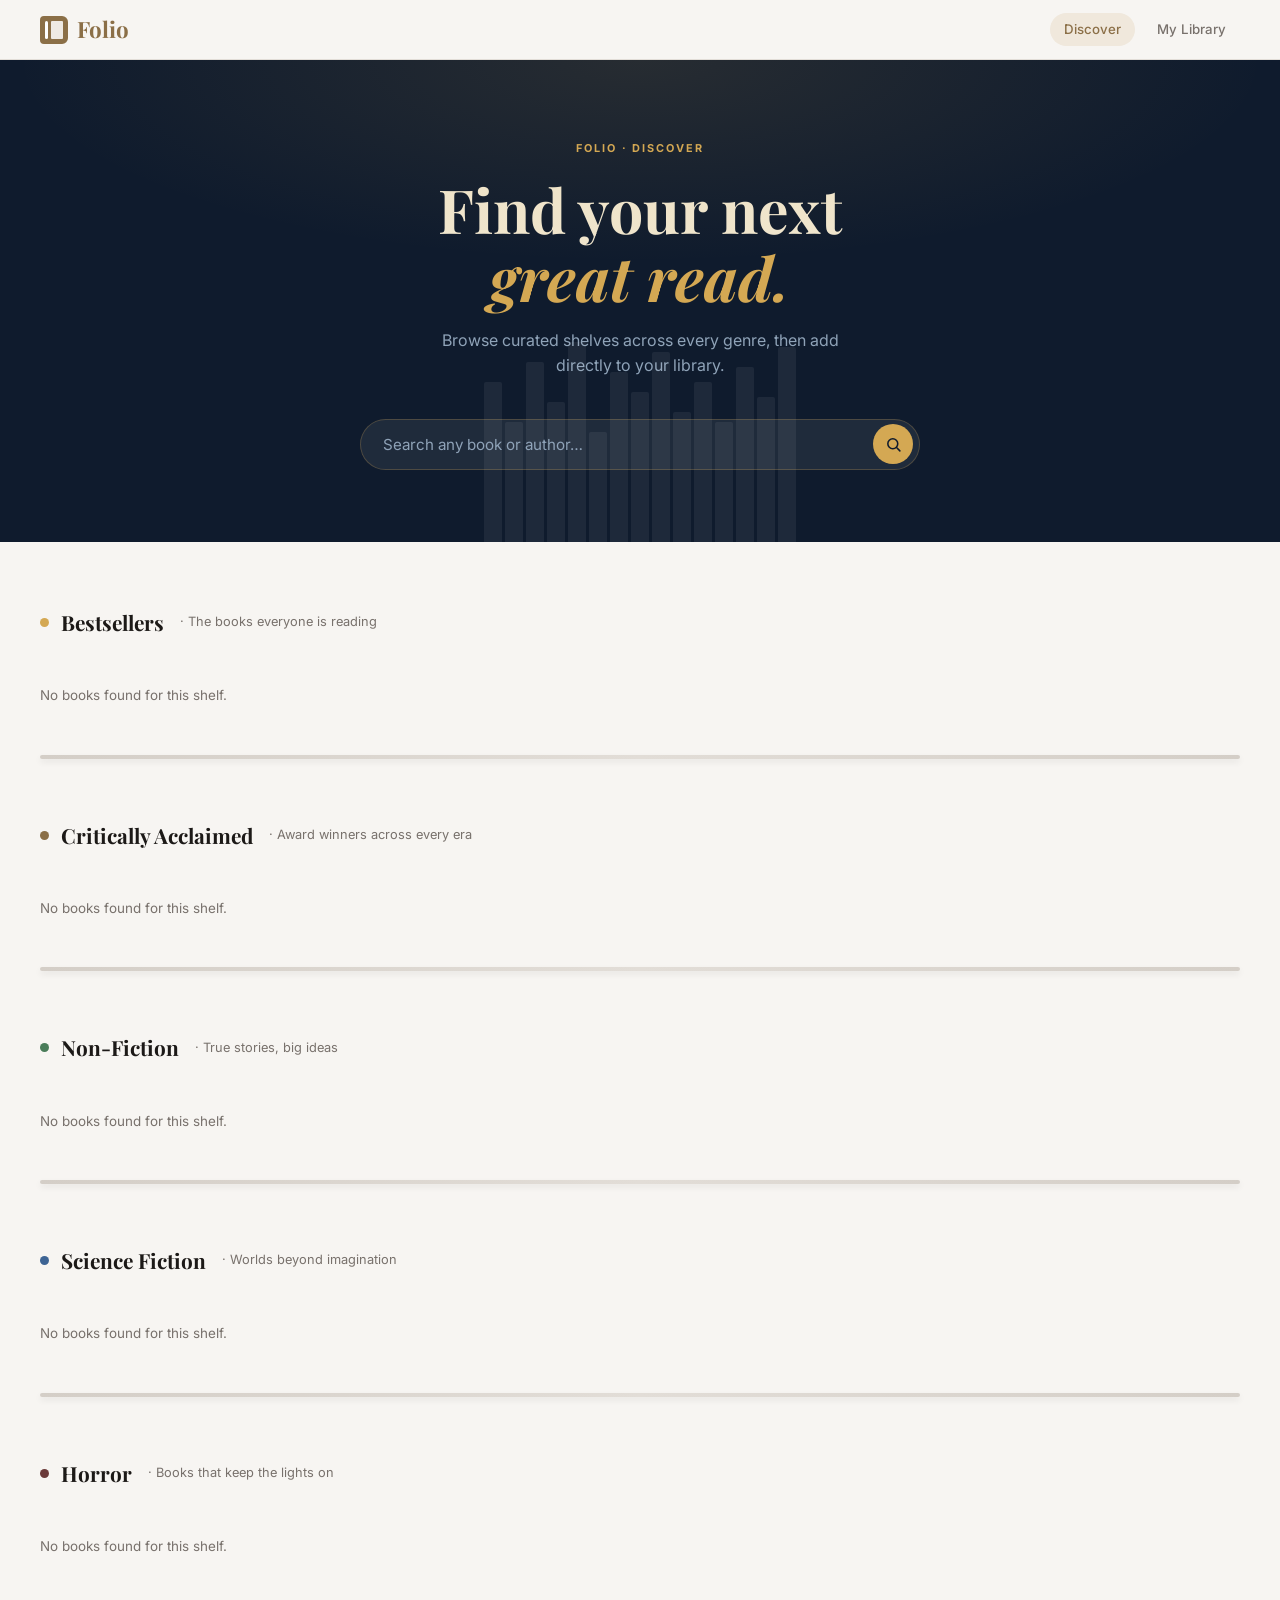
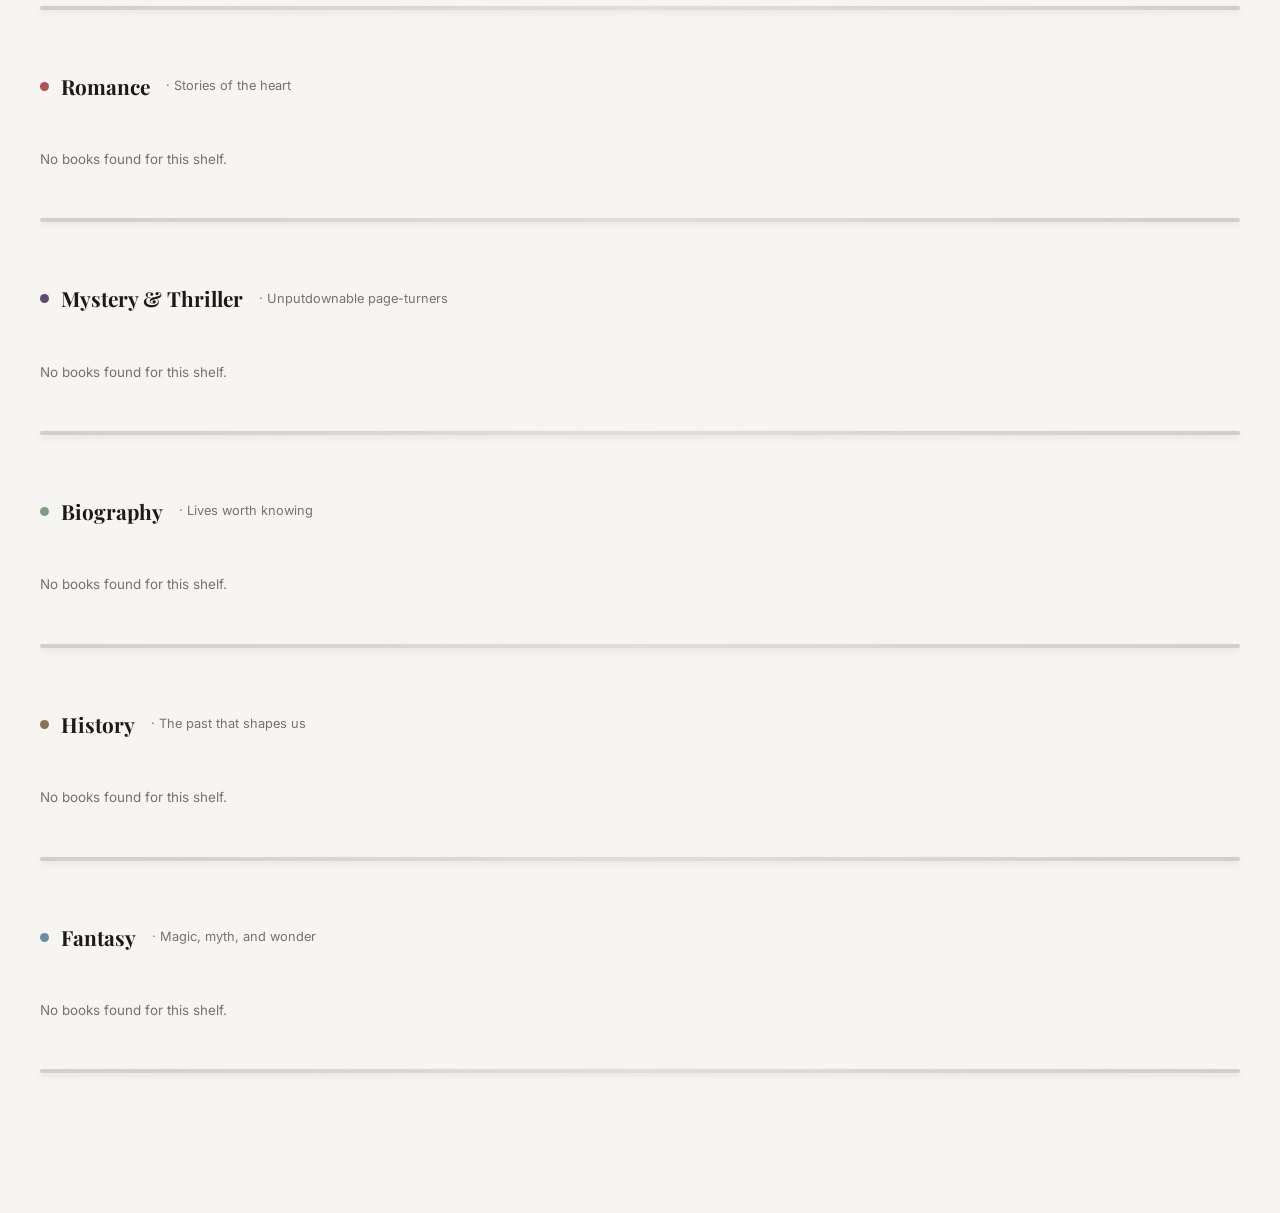
<file: index.html>
<!DOCTYPE html>
<html lang="en">
<head>
  <meta charset="UTF-8" />
  <meta name="viewport" content="width=device-width, initial-scale=1.0" />
  <title>Folio — Discover Books</title>
  <link rel="preconnect" href="https://fonts.googleapis.com" />
  <link rel="preconnect" href="https://fonts.gstatic.com" crossorigin />
  <link href="https://fonts.googleapis.com/css2?family=Playfair+Display:ital,wght@0,400;0,600;0,700;1,400;1,600&family=Inter:wght@300;400;500;600&display=swap" rel="stylesheet" />
  <style>
    *, *::before, *::after { box-sizing: border-box; margin: 0; padding: 0; }

    :root {
      --bg:          #F7F5F2;
      --white:       #FFFFFF;
      --border:      #E2DDD7;
      --border-mid:  #D4CEC7;
      --text:        #1C1917;
      --text-mid:    #44403C;
      --text-muted:  #78716C;
      --accent:      #8B6F47;
      --accent-dark: #6D5538;
      --accent-light:#F0E8DC;
      --navy:        #0F1B2D;
      --navy-mid:    #162438;
      --navy-soft:   #1E3350;
      --gold:        #D4A853;
      --shadow:      0 4px 24px rgba(0,0,0,0.08);
      --shadow-lg:   0 12px 48px rgba(0,0,0,0.16);
      --radius:      12px;
      --t:           0.22s cubic-bezier(0.4,0,0.2,1);
    }

    html { scroll-behavior: smooth; }
    body {
      background: var(--bg);
      color: var(--text);
      font-family: 'Inter', sans-serif;
      font-size: 15px;
      line-height: 1.6;
      overflow-x: hidden;
    }

    /* ── NAV ─────────────────────────────── */
    nav {
      position: sticky;
      top: 0;
      z-index: 100;
      height: 60px;
      background: rgba(247,245,242,0.94);
      backdrop-filter: blur(18px);
      border-bottom: 1px solid var(--border);
      display: flex;
      align-items: center;
      justify-content: space-between;
      padding: 0 40px;
    }
    .nav-logo {
      font-family: 'Playfair Display', serif;
      font-size: 1.4rem;
      font-weight: 700;
      color: var(--accent);
      display: flex;
      align-items: center;
      gap: 9px;
      text-decoration: none;
      cursor: pointer;
    }
    .nav-logo-icon {
      width: 28px; height: 28px;
      background: var(--accent);
      border-radius: 4px 6px 6px 4px;
      position: relative;
      flex-shrink: 0;
    }
    .nav-logo-icon::after {
      content: '';
      position: absolute;
      left: 5px; top: 5px; bottom: 5px;
      width: 3px; background: #fff; border-radius: 2px;
    }
    .nav-logo-icon::before {
      content: '';
      position: absolute;
      right: 5px; top: 5px; bottom: 5px;
      width: 12px; background: #fff; border-radius: 1px; opacity: 0.85;
    }
    .nav-links {
      display: flex;
      align-items: center;
      gap: 8px;
    }
    .nav-link {
      font-size: 0.83rem;
      font-weight: 500;
      color: var(--text-muted);
      text-decoration: none;
      padding: 6px 14px;
      border-radius: 50px;
      transition: color var(--t), background var(--t);
    }
    .nav-link:hover { color: var(--text); background: rgba(0,0,0,0.04); }
    .nav-link.active { color: var(--accent); background: var(--accent-light); }
    .nav-cta {
      padding: 7px 18px;
      border-radius: 50px;
      background: var(--accent);
      color: #fff;
      font-size: 0.82rem;
      font-weight: 600;
      text-decoration: none;
      transition: background var(--t), transform var(--t);
    }
    .nav-cta:hover { background: var(--accent-dark); transform: translateY(-1px); }

    /* ── HERO ─────────────────────────────── */
    .hero {
      background: var(--navy);
      padding: 80px 40px 72px;
      position: relative;
      overflow: visible;
      text-align: center;
    }
    .hero::before {
      content: '';
      position: absolute;
      inset: 0;
      background: radial-gradient(ellipse 70% 60% at 50% 0%, rgba(212,168,83,0.12) 0%, transparent 70%);
      pointer-events: none;
      overflow: hidden;
    }
    /* Decorative faint book spines in hero */
    .hero-spines {
      position: absolute;
      bottom: 0;
      left: 50%;
      transform: translateX(-50%);
      display: flex;
      gap: 3px;
      align-items: flex-end;
      opacity: 0.06;
      pointer-events: none;
    }
    .hero-spine {
      width: 18px;
      border-radius: 2px 2px 0 0;
      background: #fff;
    }
    .hero-eyebrow {
      font-size: 0.68rem;
      font-weight: 700;
      letter-spacing: 0.18em;
      text-transform: uppercase;
      color: var(--gold);
      margin-bottom: 18px;
    }
    .hero h1 {
      font-family: 'Playfair Display', serif;
      font-size: clamp(2.2rem, 5vw, 3.8rem);
      font-weight: 700;
      line-height: 1.12;
      color: #F0E6CE;
      margin-bottom: 16px;
      max-width: 700px;
      margin-left: auto;
      margin-right: auto;
    }
    .hero h1 em { font-style: italic; color: var(--gold); }
    .hero-sub {
      font-size: 1rem;
      color: #8FA3B8;
      max-width: 420px;
      margin: 0 auto 40px;
    }
    .hero-search-wrap {
      position: relative;
      max-width: 560px;
      margin: 0 auto;
      z-index: 400;
    }
    .hero-search-wrap input {
      width: 100%;
      padding: 15px 58px 15px 22px;
      border-radius: 50px;
      border: 1.5px solid rgba(212,168,83,0.25);
      background: rgba(255,255,255,0.07);
      color: #F0E6CE;
      font-family: 'Inter', sans-serif;
      font-size: 0.95rem;
      outline: none;
      transition: border-color var(--t), background var(--t), box-shadow var(--t);
    }
    .hero-search-wrap input::placeholder { color: #8FA3B8; }
    .hero-search-wrap input:focus {
      border-color: var(--gold);
      background: rgba(255,255,255,0.1);
      box-shadow: 0 0 0 3px rgba(212,168,83,0.15);
    }
    .hero-search-btn {
      position: absolute;
      right: 7px; top: 50%;
      transform: translateY(-50%);
      width: 40px; height: 40px;
      border-radius: 50%;
      background: var(--gold);
      border: none; cursor: pointer;
      display: flex; align-items: center; justify-content: center;
      color: var(--navy);
      transition: background var(--t), transform var(--t);
    }
    .hero-search-btn:hover { background: #c49a45; transform: translateY(-50%) scale(1.08); }
    .hero-search-btn svg { width: 17px; height: 17px; }
    .hero-search-results {
      position: absolute;
      top: calc(100% + 8px);
      left: 0; right: 0;
      background: var(--white);
      border: 1px solid var(--border);
      border-radius: var(--radius);
      box-shadow: var(--shadow-lg);
      z-index: 200;
      overflow: hidden;
      max-height: 420px;
      overflow-y: auto;
      display: none;
      animation: dropIn 0.18s ease;
      text-align: left;
    }
    .hero-search-results.open { display: block; }
    @keyframes dropIn {
      from { opacity:0; transform:translateY(-6px); }
      to   { opacity:1; transform:translateY(0); }
    }

    /* ── SHELVES ─────────────────────────────── */
    .shelves-wrap {
      padding: 64px 0 80px;
    }
    .shelf {
      margin-bottom: 56px;
      scroll-margin-top: 80px;
    }
    .shelf-head {
      display: flex;
      align-items: baseline;
      justify-content: space-between;
      padding: 0 40px;
      margin-bottom: 20px;
    }
    .shelf-head-left {
      display: flex;
      align-items: center;
      gap: 12px;
    }
    .shelf-category-dot {
      width: 9px; height: 9px;
      border-radius: 50%;
      flex-shrink: 0;
    }
    .shelf-title {
      font-family: 'Playfair Display', serif;
      font-size: 1.3rem;
      font-weight: 700;
      color: var(--text);
    }
    .shelf-desc {
      font-size: 0.8rem;
      color: var(--text-muted);
      margin-left: 4px;
    }
    .shelf-see-all {
      font-size: 0.78rem;
      font-weight: 600;
      color: var(--accent);
      text-decoration: none;
      opacity: 0.8;
      transition: opacity var(--t);
      white-space: nowrap;
    }
    .shelf-see-all:hover { opacity: 1; }

    /* The horizontal scroll track — like a real shelf */
    .shelf-track-outer {
      position: relative;
    }
    .shelf-track-outer::after {
      content: '';
      position: absolute;
      top: 0; right: 0; bottom: 32px;
      width: 80px;
      background: linear-gradient(to left, var(--bg), transparent);
      pointer-events: none;
      z-index: 2;
    }
    .shelf-track {
      display: flex;
      gap: 14px;
      padding: 6px 0 32px;
      overflow-x: auto;
      scroll-snap-type: x mandatory;
      scroll-padding-left: 40px;
      scrollbar-width: none;
      -webkit-overflow-scrolling: touch;
      cursor: grab;
    }
    .shelf-track:active { cursor: grabbing; }
    .shelf-track::-webkit-scrollbar { display: none; }
    .shelf-track .book-tile:first-child { margin-left: 40px; }
    .shelf-track .book-tile:last-child  { margin-right: 40px; }
    .shelf-track .book-tile-skeleton:first-child { margin-left: 40px; }
    .shelf-track .book-tile-skeleton:last-child  { margin-right: 40px; }

    /* The shelf rail line */
    .shelf-rail {
      height: 4px;
      background: linear-gradient(to right, var(--border-mid), var(--border), var(--border-mid));
      margin: 0 40px;
      border-radius: 2px;
      position: relative;
      top: -4px;
      box-shadow: 0 3px 6px rgba(0,0,0,0.08);
    }

    /* ── BOOK TILE ─────────────────────────────── */
    .book-tile {
      flex-shrink: 0;
      width: 130px;
      scroll-snap-align: start;
      cursor: pointer;
      position: relative;
      transition: transform var(--t);
    }
    .book-tile:hover { transform: translateY(-8px); }
    .book-tile:hover .book-tile-shadow { opacity: 1; }

    .book-tile-cover {
      width: 130px;
      height: 192px;
      border-radius: 4px 8px 8px 4px;
      overflow: hidden;
      background: #D4CEC7;
      position: relative;
      box-shadow: 3px 4px 14px rgba(0,0,0,0.18), inset -3px 0 6px rgba(0,0,0,0.08);
    }
    .book-tile-cover img {
      width: 100%; height: 100%;
      object-fit: cover;
      display: block;
    }
    .book-tile-cover-placeholder {
      width: 100%; height: 100%;
      display: flex;
      flex-direction: column;
      align-items: center;
      justify-content: center;
      padding: 12px;
      gap: 8px;
      text-align: center;
    }
    .book-tile-cover-placeholder .pt {
      font-family: 'Playfair Display', serif;
      font-size: 0.7rem;
      font-weight: 600;
      line-height: 1.3;
      color: rgba(255,255,255,0.9);
    }
    .book-tile-cover-placeholder .pa {
      font-size: 0.62rem;
      color: rgba(255,255,255,0.55);
    }
    /* Spine shadow */
    .book-tile-cover::after {
      content: '';
      position: absolute;
      left: 0; top: 0; bottom: 0;
      width: 6px;
      background: linear-gradient(to right, rgba(0,0,0,0.22), transparent);
      border-radius: 4px 0 0 4px;
    }
    .book-tile-shadow {
      position: absolute;
      bottom: -10px; left: 8px; right: 8px;
      height: 20px;
      background: radial-gradient(ellipse, rgba(0,0,0,0.22) 0%, transparent 70%);
      opacity: 0;
      transition: opacity var(--t);
      pointer-events: none;
    }

    .book-tile-info {
      margin-top: 10px;
    }
    .book-tile-title {
      font-family: 'Playfair Display', serif;
      font-size: 0.78rem;
      font-weight: 600;
      color: var(--text);
      line-height: 1.3;
      display: -webkit-box;
      -webkit-line-clamp: 2;
      -webkit-box-orient: vertical;
      overflow: hidden;
      margin-bottom: 2px;
    }
    .book-tile-author {
      font-size: 0.68rem;
      color: var(--text-muted);
      white-space: nowrap;
      overflow: hidden;
      text-overflow: ellipsis;
    }
    .book-tile-add {
      margin-top: 7px;
      width: 100%;
      padding: 5px 0;
      border-radius: 50px;
      border: 1.5px solid var(--border-mid);
      background: transparent;
      color: var(--text-muted);
      font-size: 0.68rem;
      font-weight: 600;
      cursor: pointer;
      transition: all var(--t);
    }
    .book-tile-add:hover { border-color: var(--accent); color: var(--accent); background: var(--accent-light); }
    .book-tile-add.added { border-color: #7A9E7E; color: #7A9E7E; background: #E8F2EB; }

    /* Skeleton loading */
    .book-tile-skeleton .book-tile-cover {
      background: linear-gradient(90deg, #EEEAE4 25%, #E4E0DA 50%, #EEEAE4 75%);
      background-size: 200% 100%;
      animation: shimmer 1.4s ease-in-out infinite;
    }
    .book-tile-skeleton .book-tile-title {
      height: 10px; width: 90%; background: var(--border); border-radius: 4px;
      background: linear-gradient(90deg, #EEEAE4 25%, #E4E0DA 50%, #EEEAE4 75%);
      background-size: 200% 100%;
      animation: shimmer 1.4s ease-in-out infinite;
    }
    .book-tile-skeleton .book-tile-author {
      height: 8px; width: 60%; background: var(--border); border-radius: 4px; margin-top: 4px;
      background: linear-gradient(90deg, #EEEAE4 25%, #E4E0DA 50%, #EEEAE4 75%);
      background-size: 200% 100%;
      animation: shimmer 1.4s ease-in-out infinite;
    }
    @keyframes shimmer {
      0%   { background-position: 200% 0; }
      100% { background-position: -200% 0; }
    }

    /* ── SEARCH RESULT ITEM (shared) ─────────────────────────────── */
    .result-item {
      display: flex;
      align-items: center;
      gap: 13px;
      padding: 10px 16px;
      border-bottom: 1px solid var(--border);
      cursor: default;
      transition: background var(--t);
    }
    .result-item:last-child { border-bottom: none; }
    .result-item:hover { background: #F7F5F2; }
    .result-cover-sm {
      width: 38px; height: 54px;
      border-radius: 3px;
      object-fit: cover;
      flex-shrink: 0;
      background: var(--border);
    }
    .result-cover-sm-placeholder {
      width: 38px; height: 54px;
      border-radius: 3px;
      background: #EEEAE4;
      display: flex; align-items: center; justify-content: center;
      flex-shrink: 0;
      color: var(--border-mid);
    }
    .result-info { flex: 1; min-width: 0; }
    .result-title-sm {
      font-family: 'Playfair Display', serif;
      font-size: 0.88rem;
      font-weight: 600;
      color: var(--text);
      white-space: nowrap;
      overflow: hidden;
      text-overflow: ellipsis;
    }
    .result-author-sm { font-size: 0.75rem; color: var(--text-muted); }
    .result-add-sm {
      flex-shrink: 0;
      padding: 5px 12px;
      border-radius: 50px;
      border: 1.5px solid var(--accent);
      background: transparent;
      color: var(--accent);
      font-size: 0.73rem;
      font-weight: 600;
      cursor: pointer;
      transition: all var(--t);
    }
    .result-add-sm:hover { background: var(--accent); color: #fff; }
    .result-empty { padding: 22px; text-align: center; color: var(--text-muted); font-size: 0.85rem; }
    .result-loading {
      padding: 22px;
      text-align: center;
      color: var(--accent);
      font-size: 0.84rem;
      display: flex; align-items: center; justify-content: center; gap: 9px;
    }
    .spinner {
      width: 16px; height: 16px;
      border: 2px solid rgba(139,111,71,0.2);
      border-top-color: var(--accent);
      border-radius: 50%;
      animation: spin 0.7s linear infinite;
      flex-shrink: 0;
    }
    @keyframes spin { to { transform: rotate(360deg); } }

    /* ── BOOK DETAIL DRAWER ─────────────────────────────── */
    .drawer-overlay {
      position: fixed;
      inset: 0;
      background: rgba(28,25,23,0.5);
      z-index: 500;
      opacity: 0;
      pointer-events: none;
      transition: opacity 0.25s ease;
      backdrop-filter: blur(3px);
    }
    .drawer-overlay.open { opacity: 1; pointer-events: all; }
    .drawer {
      position: fixed;
      top: 0; right: 0; bottom: 0;
      width: 380px;
      background: var(--white);
      box-shadow: -8px 0 40px rgba(0,0,0,0.14);
      z-index: 501;
      overflow-y: auto;
      transform: translateX(100%);
      transition: transform 0.32s cubic-bezier(0.4,0,0.2,1);
    }
    .drawer-overlay.open .drawer { transform: translateX(0); }
    .drawer-cover-band {
      height: 200px;
      background: var(--navy);
      position: relative;
      overflow: hidden;
    }
    .drawer-cover-bg {
      position: absolute; inset: -10px;
      filter: blur(24px);
      opacity: 0.45;
      object-fit: cover;
      width: calc(100% + 20px);
      height: calc(100% + 20px);
    }
    .drawer-cover-img {
      position: absolute;
      left: 50%; bottom: -24px;
      transform: translateX(-50%);
      width: 100px; height: 148px;
      object-fit: cover;
      border-radius: 4px 8px 8px 4px;
      box-shadow: 4px 6px 28px rgba(0,0,0,0.4);
    }
    .drawer-cover-placeholder {
      position: absolute;
      left: 50%; bottom: -24px;
      transform: translateX(-50%);
      width: 100px; height: 148px;
      border-radius: 4px 8px 8px 4px;
      display: flex; align-items: center; justify-content: center;
      box-shadow: 4px 6px 28px rgba(0,0,0,0.3);
    }
    .drawer-close {
      position: absolute; top: 12px; right: 12px;
      width: 30px; height: 30px;
      border-radius: 50%;
      background: rgba(255,255,255,0.18);
      border: 1px solid rgba(255,255,255,0.25);
      color: #fff;
      cursor: pointer;
      display: flex; align-items: center; justify-content: center;
      font-size: 0.8rem;
      transition: background var(--t);
    }
    .drawer-close:hover { background: rgba(255,255,255,0.3); }
    .drawer-body { padding: 40px 24px 32px; }
    .drawer-title {
      font-family: 'Playfair Display', serif;
      font-size: 1.3rem;
      font-weight: 700;
      color: var(--text);
      line-height: 1.2;
      margin-bottom: 4px;
    }
    .drawer-author {
      font-size: 0.83rem;
      color: var(--text-muted);
      margin-bottom: 6px;
    }
    .drawer-author strong { color: var(--accent); }
    .drawer-meta {
      display: flex;
      gap: 14px;
      font-size: 0.75rem;
      color: var(--text-muted);
      margin-bottom: 20px;
    }
    .drawer-description {
      font-size: 0.86rem;
      color: var(--text-mid);
      line-height: 1.65;
      margin-bottom: 24px;
      display: -webkit-box;
      -webkit-line-clamp: 6;
      -webkit-box-orient: vertical;
      overflow: hidden;
    }
    .drawer-section-label {
      font-size: 0.67rem;
      font-weight: 700;
      letter-spacing: 0.12em;
      text-transform: uppercase;
      color: var(--text-muted);
      margin-bottom: 10px;
    }
    .drawer-status-picker {
      display: grid;
      grid-template-columns: repeat(2, 1fr);
      gap: 7px;
      margin-bottom: 18px;
    }
    .drawer-status-btn {
      display: flex;
      align-items: center;
      gap: 7px;
      padding: 9px 12px;
      border-radius: 8px;
      border: 1.5px solid var(--border);
      cursor: pointer;
      font-size: 0.8rem;
      font-weight: 500;
      color: var(--text-mid);
      background: var(--white);
      transition: all var(--t);
      text-align: left;
    }
    .drawer-status-btn .s-dot { width: 8px; height: 8px; border-radius: 50%; flex-shrink: 0; }
    .drawer-status-btn.reading  .s-dot { background: #8B6F47; }
    .drawer-status-btn.finished .s-dot { background: #4A7C59; }
    .drawer-status-btn.want     .s-dot { background: #3D6494; }
    .drawer-status-btn.dropped  .s-dot { background: #B05252; }
    .drawer-status-btn:hover { border-color: var(--border-mid); background: #F7F5F2; }
    .drawer-status-btn.active.reading  { background: #F0E8DC; border-color: #8B6F47; color: #6D5538; }
    .drawer-status-btn.active.finished { background: #E8F2EB; border-color: #4A7C59; color: #4A7C59; }
    .drawer-status-btn.active.want     { background: #E6EEF8; border-color: #3D6494; color: #3D6494; }
    .drawer-status-btn.active.dropped  { background: #F5E8E8; border-color: #B05252; color: #B05252; }
    .drawer-add-btn {
      width: 100%;
      padding: 13px;
      border-radius: 50px;
      border: none;
      background: var(--accent);
      color: #fff;
      font-family: 'Inter', sans-serif;
      font-size: 0.87rem;
      font-weight: 600;
      cursor: pointer;
      transition: background var(--t), transform var(--t), box-shadow var(--t);
    }
    .drawer-add-btn:hover {
      background: var(--accent-dark);
      transform: translateY(-1px);
      box-shadow: 0 4px 16px rgba(139,111,71,0.3);
    }
    .drawer-add-btn:disabled { opacity: 0.6; cursor: default; transform: none; }
    .drawer-goto {
      display: block;
      margin-top: 12px;
      text-align: center;
      font-size: 0.8rem;
      color: var(--accent);
      text-decoration: none;
      font-weight: 500;
    }
    .drawer-goto:hover { text-decoration: underline; }

    /* ── TOAST ─────────────────────────────── */
    .toast-container {
      position: fixed;
      bottom: 28px;
      left: 50%;
      transform: translateX(-50%);
      z-index: 900;
      display: flex;
      flex-direction: column;
      gap: 7px;
      align-items: center;
      pointer-events: none;
    }
    .toast {
      padding: 10px 20px;
      border-radius: 50px;
      background: var(--text);
      color: var(--bg);
      font-size: 0.81rem;
      font-weight: 500;
      box-shadow: var(--shadow);
      animation: toastIn 0.28s cubic-bezier(0.34,1.56,0.64,1);
      white-space: nowrap;
    }
    .toast.removing { animation: toastOut 0.22s ease forwards; }
    @keyframes toastIn  { from { opacity:0; transform:translateY(14px) scale(0.92); } to { opacity:1; transform:translateY(0) scale(1); } }
    @keyframes toastOut { to   { opacity:0; transform:translateY(8px) scale(0.92); } }

    ::-webkit-scrollbar { height: 4px; width: 4px; }
    ::-webkit-scrollbar-track { background: transparent; }
    ::-webkit-scrollbar-thumb { background: var(--border-mid); border-radius: 2px; }

    @media (max-width: 640px) {
      nav { padding: 0 20px; }
      .hero { padding: 56px 20px 56px; }
      .shelf-head { padding: 0 20px; }
      .shelf-track { padding: 6px 0 28px; }
      .shelf-track .book-tile:first-child,
      .shelf-track .book-tile-skeleton:first-child { margin-left: 20px; }
      .shelf-track .book-tile:last-child,
      .shelf-track .book-tile-skeleton:last-child  { margin-right: 20px; }
      .shelf-rail { margin: 0 20px; }
      .drawer { width: 100%; }
    }
    @media (prefers-reduced-motion: reduce) {
      *, *::before, *::after { animation-duration: 0.01ms !important; transition-duration: 0.01ms !important; }
    }
  </style>
</head>
<body>

<!-- NAV -->
<nav>
  <a class="nav-logo" href="library.html">
    <div class="nav-logo-icon"></div>
    Folio
  </a>
  <div class="nav-links">
    <a class="nav-link active" href="index.html">Discover</a>
    <a class="nav-link" href="library.html">My Library</a>
  </div>
</nav>

<!-- HERO -->
<section class="hero">
  <div class="hero-spines" id="hero-spines"></div>
  <div class="hero-eyebrow">Folio · Discover</div>
  <h1>Find your next<br><em>great read.</em></h1>
  <p class="hero-sub">Browse curated shelves across every genre, then add directly to your library.</p>
  <div class="hero-search-wrap">
    <input type="text" id="hero-search" placeholder="Search any book or author…" autocomplete="off" />
    <button class="hero-search-btn" id="hero-search-btn" aria-label="Search">
      <svg viewBox="0 0 24 24" fill="none" stroke="currentColor" stroke-width="2.2" stroke-linecap="round" stroke-linejoin="round">
        <circle cx="11" cy="11" r="7"/><line x1="21" y1="21" x2="16.65" y2="16.65"/>
      </svg>
    </button>
    <div class="hero-search-results" id="hero-search-results"></div>
  </div>
</section>

<!-- SHELVES -->
<div class="shelves-wrap" id="shelves-wrap"></div>

<!-- BOOK DETAIL DRAWER -->
<div class="drawer-overlay" id="drawer-overlay">
  <div class="drawer" id="drawer">
    <div id="drawer-content"></div>
  </div>
</div>

<!-- TOAST -->
<div class="toast-container" id="toast-container"></div>

<script>
// ─── CONFIG ──────────────────────────────────────────────────────────────────
const SHELF_DEFS = [
  { key: 'bestsellers', label: 'Bestsellers',         desc: 'The books everyone is reading',    color: '#D4A853', queries: ['new york times bestseller fiction', 'sunday times bestseller novel', 'oprah book club pick'] },
  { key: 'critically',  label: 'Critically Acclaimed', desc: 'Award winners across every era',  color: '#8B6F47', queries: ['pulitzer prize fiction winner', 'booker prize winner novel', 'national book award winner', 'hugo award winner', 'womens prize fiction winner', 'nobel literature prize author'] },
  { key: 'nonfiction',  label: 'Non-Fiction',          desc: 'True stories, big ideas',          color: '#4A7C59', queries: ['popular nonfiction bestseller', 'narrative nonfiction book'] },
  { key: 'scifi',       label: 'Science Fiction',      desc: 'Worlds beyond imagination',        color: '#3D6494', queries: ['science fiction novel hugo nebula', 'science fiction classic novel'] },
  { key: 'horror',      label: 'Horror',               desc: 'Books that keep the lights on',    color: '#6B3A3A', queries: ['horror novel Stephen King', 'horror fiction novel classic'] },
  { key: 'romance',     label: 'Romance',              desc: 'Stories of the heart',             color: '#B05252', queries: ['romance novel bestseller', 'historical romance fiction'] },
  { key: 'mystery',     label: 'Mystery & Thriller',   desc: 'Unputdownable page-turners',       color: '#5C4A78', queries: ['thriller mystery bestseller', 'detective fiction novel classic'] },
  { key: 'biography',   label: 'Biography',            desc: 'Lives worth knowing',              color: '#7A9E7E', queries: ['biography bestseller memoir', 'autobiography notable figure'] },
  { key: 'history',     label: 'History',              desc: 'The past that shapes us',          color: '#8B7355', queries: ['popular history bestseller', 'world history narrative book'] },
  { key: 'fantasy',     label: 'Fantasy',              desc: 'Magic, myth, and wonder',          color: '#6B8E9F', queries: ['fantasy novel epic series', 'fantasy classic tolkien magic'] },
];

const STORAGE_KEY = 'folio_library_v2';

// ─── LIBRARY ──────────────────────────────────────────────────────────────────
function getLibrary() {
  try { return JSON.parse(localStorage.getItem(STORAGE_KEY)) || []; }
  catch { return []; }
}
function saveBook(book, status) {
  const lib = getLibrary();
  const exists = lib.find(b => b.openLibKey === book.openLibKey);
  if (exists) { exists.status = status; }
  else { lib.push({ ...book, status, rating: 0, review: '', addedAt: Date.now() }); }
  localStorage.setItem(STORAGE_KEY, JSON.stringify(lib));
}
function isInLibrary(openLibKey) {
  return getLibrary().some(b => b.openLibKey === openLibKey);
}

// ─── HERO SPINES ─────────────────────────────────────────────────────────────
(function buildHeroSpines() {
  const wrap = document.getElementById('hero-spines');
  const heights = [160,120,180,140,200,110,170,150,190,130,160,120,175,145,195];
  heights.forEach(h => {
    const s = document.createElement('div');
    s.className = 'hero-spine';
    s.style.height = h + 'px';
    wrap.appendChild(s);
  });
})();

// ─── COVER URL ───────────────────────────────────────────────────────────────
function coverUrl(coverId, coverKey, size='M') {
  if (coverId)  return `https://covers.openlibrary.org/b/id/${coverId}-${size}.jpg`;
  if (coverKey) return `https://covers.openlibrary.org/b/olid/${coverKey}-${size}.jpg`;
  return null;
}

// Color per shelf for placeholder backgrounds
const PALETTE = [
  '#2C3E50','#8B4513','#1A5276','#4A235A','#1B4F1B',
  '#7B241C','#1F618D','#7E5109','#145A32','#512E5F'
];

// ─── FETCH SHELF ─────────────────────────────────────────────────────────────
// Seeded shuffle — same seed = same order, different seed = different order
function seededShuffle(arr, seed) {
  const a = [...arr];
  let s = seed;
  for (let i = a.length - 1; i > 0; i--) {
    s = (s * 1664525 + 1013904223) & 0xffffffff;
    const j = Math.abs(s) % (i + 1);
    [a[i], a[j]] = [a[j], a[i]];
  }
  return a;
}

function getDailySeed(genreKey) {
  const d = new Date();
  const datePart = d.getFullYear() * 10000 + (d.getMonth() + 1) * 100 + d.getDate();
  const genrePart = genreKey.split('').reduce((acc, c) => acc + c.charCodeAt(0), 0);
  return datePart + genrePart;
}

async function fetchShelf(def, seenKeys) {
  const results = await Promise.all(
    def.queries.map(q =>
      fetch(`https://openlibrary.org/search.json?q=${encodeURIComponent(q)}&fields=key,title,author_name,first_publish_year,cover_i,cover_edition_key&limit=60&sort=rating`)
        .then(r => r.json())
        .then(d => d.docs || [])
        .catch(() => [])
    )
  );

  // Merge all results, dedupe by key within this shelf
  const seen = new Set();
  const merged = [];
  for (const docs of results) {
    for (const w of docs) {
      if (!w.key || seen.has(w.key)) continue;
      seen.add(w.key);
      merged.push(w);
    }
  }

  // Filter out books already shown in a previous shelf
  const fresh = merged.filter(w => !seenKeys.has(w.key));

  // Prefer books with covers; fall back to all if not enough
  const withCovers = fresh.filter(w => w.cover_i);
  const pool = withCovers.length >= 16 ? withCovers : fresh;

  // Shuffle using today's date + genre as seed so it rotates daily
  const shuffled = seededShuffle(pool, getDailySeed(def.key));
  const picked = shuffled.slice(0, 20);

  picked.forEach(w => seenKeys.add(w.key));

  return picked.map(w => ({
    id:         w.key,
    openLibKey: w.key,
    title:      w.title,
    author:     w.author_name?.[0] || 'Unknown',
    coverId:    w.cover_i || null,
    coverKey:   w.cover_edition_key || null,
    year:       w.first_publish_year || null,
  }));
}

// ─── BUILD SKELETON ───────────────────────────────────────────────────────────
function buildSkeleton() {
  const tile = document.createElement('div');
  tile.className = 'book-tile book-tile-skeleton';
  tile.innerHTML = `
    <div class="book-tile-cover"></div>
    <div class="book-tile-info">
      <div class="book-tile-title">&nbsp;</div>
      <div class="book-tile-author">&nbsp;</div>
    </div>
  `;
  return tile;
}

// ─── BUILD BOOK TILE ─────────────────────────────────────────────────────────
function buildTile(book, shelfColor, idx) {
  const tile = document.createElement('div');
  tile.className = 'book-tile';
  const url = coverUrl(book.coverId, book.coverKey, 'M');
  const inLib = isInLibrary(book.openLibKey);
  const bgColor = PALETTE[idx % PALETTE.length];

  tile.innerHTML = `
    <div class="book-tile-cover" style="${!url ? `background:${bgColor}` : ''}">
      ${url
        ? `<img src="${url}" alt="${escHtml(book.title)}" loading="lazy" onerror="this.style.display='none';this.nextElementSibling.style.display='flex'">`
        : ''
      }
      <div class="book-tile-cover-placeholder" style="${url ? 'display:none' : `display:flex;background:${bgColor}`}">
        <span class="pt">${escHtml(book.title)}</span>
        <span class="pa">${escHtml(book.author)}</span>
      </div>
    </div>
    <div class="book-tile-shadow"></div>
    <div class="book-tile-info">
      <div class="book-tile-title">${escHtml(book.title)}</div>
      <div class="book-tile-author">${escHtml(book.author)}</div>
      <button class="book-tile-add ${inLib ? 'added' : ''}" data-key="${escHtml(book.openLibKey)}">
        ${inLib ? 'In library' : '+ Add'}
      </button>
    </div>
  `;

  // Click tile body → open drawer
  tile.querySelector('.book-tile-cover').addEventListener('click', () => openDrawer(book));
  tile.querySelector('.book-tile-title').addEventListener('click', () => openDrawer(book));
  tile.querySelector('.book-tile-author').addEventListener('click', () => openDrawer(book));

  // Add button
  const addBtn = tile.querySelector('.book-tile-add');
  addBtn.addEventListener('click', e => {
    e.stopPropagation();
    if (inLib) { toast('Already in your library'); return; }
    openDrawer(book, true); // open with status picker focused
  });

  return tile;
}

// ─── DRAG SCROLL ─────────────────────────────────────────────────────────────
function enableDragScroll(el) {
  let isDown = false, startX, scrollLeft;
  el.addEventListener('mousedown', e => {
    isDown = true; el.classList.add('active');
    startX = e.pageX - el.offsetLeft;
    scrollLeft = el.scrollLeft;
  });
  el.addEventListener('mouseleave', () => { isDown = false; });
  el.addEventListener('mouseup', () => { isDown = false; });
  el.addEventListener('mousemove', e => {
    if (!isDown) return;
    e.preventDefault();
    const x = e.pageX - el.offsetLeft;
    el.scrollLeft = scrollLeft - (x - startX) * 1.2;
  });
}

// ─── RENDER SHELVES ──────────────────────────────────────────────────────────
// ─── DRAWER ──────────────────────────────────────────────────────────────────
let currentDrawerBook = null;
let drawerStatus = 'want';

function openDrawer(book, focusStatus = false) {
  currentDrawerBook = book;
  drawerStatus = 'want';
  const url  = coverUrl(book.coverId, book.coverKey, 'L');
  const urlM = coverUrl(book.coverId, book.coverKey, 'M');
  const inLib = isInLibrary(book.openLibKey);
  const bgColor = PALETTE[Math.abs(book.title.charCodeAt(0) - 65) % PALETTE.length];

  document.getElementById('drawer-content').innerHTML = `
    <div class="drawer-cover-band" style="${!urlM ? `background:${bgColor}` : ''}">
      ${urlM ? `<img class="drawer-cover-bg" src="${urlM}" alt="">` : ''}
      ${url
        ? `<img class="drawer-cover-img" src="${url}" alt="${escHtml(book.title)}">`
        : `<div class="drawer-cover-placeholder" style="background:${bgColor}"></div>`
      }
      <button class="drawer-close" id="drawer-close">✕</button>
    </div>
    <div class="drawer-body">
      <div class="drawer-title">${escHtml(book.title)}</div>
      <div class="drawer-author">by <strong>${escHtml(book.author)}</strong>${book.year ? ` · ${book.year}` : ''}</div>
      <div class="drawer-meta" id="drawer-meta">
        <span id="drawer-pages"></span>
        <span id="drawer-subjects"></span>
      </div>
      <div class="drawer-description" id="drawer-desc">Loading description…</div>

      <div class="drawer-section-label">Add to shelf</div>
      <div class="drawer-status-picker">
        ${[
          { key:'reading',  label:'Currently Reading' },
          { key:'finished', label:'Finished' },
          { key:'want',     label:'Want to Read' },
          { key:'dropped',  label:'Dropped' },
        ].map(s => `
          <button class="drawer-status-btn ${s.key} ${drawerStatus===s.key?'active':''}" data-status="${s.key}">
            <span class="s-dot"></span>${s.label}
          </button>
        `).join('')}
      </div>

      <button class="drawer-add-btn" id="drawer-add-btn">
        ${inLib ? 'Already in library — update shelf' : '+ Add to My Library'}
      </button>
      <a class="drawer-goto" href="library.html">Go to My Library →</a>
    </div>
  `;

  // Status picker
  document.querySelectorAll('.drawer-status-btn').forEach(btn => {
    btn.addEventListener('click', () => {
      drawerStatus = btn.dataset.status;
      document.querySelectorAll('.drawer-status-btn').forEach(b => b.classList.remove('active'));
      btn.classList.add('active');
    });
  });

  // Add button
  document.getElementById('drawer-add-btn').addEventListener('click', () => {
    saveBook(currentDrawerBook, drawerStatus);
    const btn = document.getElementById('drawer-add-btn');
    btn.textContent = 'Added!';
    btn.disabled = true;
    toast(`Added to "${drawerStatus}" shelf`);
    // Update any tiles showing this book
    document.querySelectorAll(`.book-tile-add[data-key="${currentDrawerBook.openLibKey}"]`).forEach(b => {
      b.textContent = 'In library';
      b.classList.add('added');
    });
    setTimeout(closeDrawer, 800);
  });

  document.getElementById('drawer-close').addEventListener('click', closeDrawer);
  document.getElementById('drawer-overlay').classList.add('open');

  // Fetch description async
  fetchBookDetails(book);

  if (focusStatus) {
    setTimeout(() => {
      document.querySelector('.drawer-status-picker')?.scrollIntoView({ behavior: 'smooth', block: 'center' });
    }, 350);
  }
}

async function fetchBookDetails(book) {
  try {
    const workKey = book.openLibKey.replace('/works/', '');
    const r = await fetch(`https://openlibrary.org/works/${workKey}.json`);
    const data = await r.json();
    const descEl = document.getElementById('drawer-desc');
    if (descEl) {
      const desc = typeof data.description === 'string'
        ? data.description
        : data.description?.value || 'No description available.';
      descEl.textContent = desc.replace(/\n\n/g, ' ').slice(0, 600) + (desc.length > 600 ? '…' : '');
    }
    if (data.subjects?.length) {
      const subjEl = document.getElementById('drawer-subjects');
      if (subjEl) subjEl.textContent = data.subjects.slice(0,3).join(', ');
    }
  } catch {
    const descEl = document.getElementById('drawer-desc');
    if (descEl) descEl.textContent = 'No description available.';
  }
}

function closeDrawer() {
  document.getElementById('drawer-overlay').classList.remove('open');
  currentDrawerBook = null;
}
document.getElementById('drawer-overlay').addEventListener('click', e => {
  if (e.target === document.getElementById('drawer-overlay')) closeDrawer();
});

// ─── HERO SEARCH ─────────────────────────────────────────────────────────────
let searchTimer = null;
const heroInput   = document.getElementById('hero-search');
const heroResults = document.getElementById('hero-search-results');

heroInput.addEventListener('input', () => {
  clearTimeout(searchTimer);
  const q = heroInput.value.trim();
  if (!q) { heroResults.classList.remove('open'); return; }
  // If it looks like a genre, show a quick suggestion before searching books
  const genreMatch = matchGenre(q);
  if (genreMatch) {
    const def = SHELF_DEFS.find(d => d.key === genreMatch);
    heroResults.innerHTML = `
      <div class="result-item" id="genre-jump-result" style="cursor:pointer;background:#F7F5F2">
        <div style="width:38px;height:54px;border-radius:4px;background:${def?.color||'#8B6F47'};display:flex;align-items:center;justify-content:center;flex-shrink:0;color:#fff;font-size:1.1rem;">📚</div>
        <div class="result-info">
          <div class="result-title-sm">Browse: ${def?.label || q}</div>
          <div class="result-author-sm">Jump to the ${def?.label || q} shelf</div>
        </div>
        <span style="font-size:0.75rem;font-weight:600;color:var(--accent);white-space:nowrap">→ Go</span>
      </div>
    `;
    heroResults.classList.add('open');
    document.getElementById('genre-jump-result').addEventListener('click', () => {
      heroResults.classList.remove('open');
      heroInput.value = '';
      const track = document.getElementById(`track-${genreMatch}`);
      if (track) {
        scrollToShelf(track.closest('.shelf'));
        const label = track.closest('.shelf').querySelector('.shelf-title');
        label.style.transition = 'color 0.3s';
        label.style.color = '#D4A853';
        setTimeout(() => { label.style.color = ''; }, 1800);
      }
    });
    return;
  }
  heroResults.innerHTML = `<div class="result-loading"><div class="spinner"></div>Searching…</div>`;
  heroResults.classList.add('open');
  searchTimer = setTimeout(() => doHeroSearch(q), 400);
});
document.getElementById('hero-search-btn').addEventListener('click', () => {
  const q = heroInput.value.trim();
  if (q) { clearTimeout(searchTimer); doHeroSearch(q); }
});
heroInput.addEventListener('keydown', e => {
  if (e.key === 'Enter')  { clearTimeout(searchTimer); const q = heroInput.value.trim(); if(q) doHeroSearch(q); }
  if (e.key === 'Escape') heroResults.classList.remove('open');
});
document.addEventListener('click', e => {
  if (!e.target.closest('.hero-search-wrap')) heroResults.classList.remove('open');
});

// Scroll to shelf with nav offset
function scrollToShelf(shelfEl) {
  const navH = document.querySelector('nav')?.offsetHeight || 60;
  const head = shelfEl.querySelector('.shelf-head') || shelfEl;
  const top = head.getBoundingClientRect().top + window.scrollY - navH - 90;
  window.scrollTo({ top, behavior: 'smooth' });
}
// Genre keyword map → shelf key
const GENRE_KEYWORDS = {
  'bestseller': 'bestsellers', 'bestsellers': 'bestsellers', 'popular': 'bestsellers',
  'critically acclaimed': 'critically', 'award': 'critically', 'pulitzer': 'critically', 'booker': 'critically', 'prize': 'critically',
  'nonfiction': 'nonfiction', 'non-fiction': 'nonfiction', 'non fiction': 'nonfiction', 'true story': 'nonfiction',
  'sci-fi': 'scifi', 'scifi': 'scifi', 'science fiction': 'scifi', 'sf': 'scifi', 'speculative': 'scifi',
  'horror': 'horror', 'scary': 'horror', 'spooky': 'horror',
  'romance': 'romance', 'love story': 'romance', 'romantic': 'romance',
  'mystery': 'mystery', 'thriller': 'mystery', 'detective': 'mystery', 'crime': 'mystery',
  'biography': 'biography', 'memoir': 'biography', 'autobiography': 'biography',
  'history': 'history', 'historical': 'history',
  'fantasy': 'fantasy', 'magic': 'fantasy', 'epic fantasy': 'fantasy',
};

function matchGenre(q) {
  const lower = q.toLowerCase().trim();
  for (const [keyword, shelfKey] of Object.entries(GENRE_KEYWORDS)) {
    if (lower === keyword || lower.includes(keyword)) return shelfKey;
  }
  return null;
}

async function doHeroSearch(q) {
  // Check for genre query first
  const genreKey = matchGenre(q);
  if (genreKey) {
    heroResults.classList.remove('open');
    heroInput.value = '';
    const track = document.getElementById(`track-${genreKey}`);
    if (track) {
      const shelf = track.closest('.shelf');
      shelf.scrollIntoView({ behavior: 'smooth', block: 'start' });
      // Briefly highlight the shelf label
      const label = shelf.querySelector('.shelf-title');
      label.style.transition = 'color 0.3s';
      label.style.color = 'var(--gold, #D4A853)';
      setTimeout(() => { label.style.color = ''; }, 1800);
    }
    return;
  }
  try {
    const r = await fetch(`https://openlibrary.org/search.json?q=${encodeURIComponent(q)}&limit=10&fields=key,title,author_name,first_publish_year,cover_i,cover_edition_key,edition_key`);
    const data = await r.json();
    const docs = data.docs || [];
    if (!docs.length) {
      heroResults.innerHTML = `<div class="result-empty">No books found — try a different search.</div>`;
      return;
    }
    heroResults.innerHTML = '';
    docs.forEach(doc => {
      const covId  = doc.cover_i;
      const covKey = doc.cover_edition_key || (doc.edition_key?.[0]);
      const src    = covId  ? `https://covers.openlibrary.org/b/id/${covId}-S.jpg`
                   : covKey ? `https://covers.openlibrary.org/b/olid/${covKey}-S.jpg` : null;
      const inLib  = isInLibrary(doc.key);
      const book   = {
        openLibKey: doc.key,
        title:  doc.title || 'Unknown title',
        author: (doc.author_name || ['Unknown']).slice(0,2).join(', '),
        year:   doc.first_publish_year || null,
        coverId: covId || null, coverKey: covKey || null,
      };
      const item = document.createElement('div');
      item.className = 'result-item';
      item.innerHTML = `
        ${src
          ? `<img class="result-cover-sm" src="${src}" alt="" loading="lazy" onerror="this.style.display='none';this.nextElementSibling.style.display='flex'"><div class="result-cover-sm-placeholder" style="display:none"><svg viewBox="0 0 24 24" fill="none" stroke="currentColor" stroke-width="1.5" width="18" height="18"><path d="M4 19.5A2.5 2.5 0 0 1 6.5 17H20"/><path d="M6.5 2H20v20H6.5A2.5 2.5 0 0 1 4 19.5v-15A2.5 2.5 0 0 1 6.5 2z"/></svg></div>`
          : `<div class="result-cover-sm-placeholder"><svg viewBox="0 0 24 24" fill="none" stroke="currentColor" stroke-width="1.5" width="18" height="18"><path d="M4 19.5A2.5 2.5 0 0 1 6.5 17H20"/><path d="M6.5 2H20v20H6.5A2.5 2.5 0 0 1 4 19.5v-15A2.5 2.5 0 0 1 6.5 2z"/></svg></div>`
        }
        <div class="result-info">
          <div class="result-title-sm">${escHtml(doc.title || 'Unknown title')}</div>
          <div class="result-author-sm">${escHtml((doc.author_name||['Unknown']).slice(0,2).join(', '))}</div>
        </div>
        <button class="result-add-sm ${inLib ? 'added' : ''}" data-key="${escHtml(doc.key)}">
          ${inLib ? 'Added' : '+ Add'}
        </button>
      `;
      item.querySelector('.result-cover-sm, .result-cover-sm-placeholder, .result-info')?.addEventListener('click', () => {
        heroResults.classList.remove('open');
        openDrawer(book);
      });
      item.querySelector('.result-add-sm').addEventListener('click', e => {
        e.stopPropagation();
        if (inLib) { toast('Already in your library'); return; }
        heroResults.classList.remove('open');
        openDrawer(book, true);
      });
      heroResults.appendChild(item);
    });
  } catch {
    heroResults.innerHTML = `<div class="result-empty">Couldn't reach the book database.</div>`;
  }
}

// ─── TOAST ───────────────────────────────────────────────────────────────────
function toast(msg) {
  const c = document.getElementById('toast-container');
  const t = document.createElement('div');
  t.className = 'toast'; t.textContent = msg;
  c.appendChild(t);
  setTimeout(() => { t.classList.add('removing'); setTimeout(() => t.remove(), 240); }, 2400);
}

// ─── UTILS ───────────────────────────────────────────────────────────────────
function escHtml(s) {
  return String(s).replace(/&/g,'&amp;').replace(/</g,'&lt;').replace(/>/g,'&gt;').replace(/"/g,'&quot;');
}

// ─── INIT ────────────────────────────────────────────────────────────────────

// Daily shelf cache — refreshes automatically when the date changes
const SHELF_CACHE_KEY = 'folio_shelves_cache';

function getTodayStamp() {
  const d = new Date();
  return `${d.getFullYear()}-${d.getMonth()}-${d.getDate()}`;
}

function getCachedShelves() {
  try {
    const raw = localStorage.getItem(SHELF_CACHE_KEY);
    if (!raw) return null;
    const { stamp, shelves } = JSON.parse(raw);
    if (stamp !== getTodayStamp()) return null; // stale — different day
    return shelves; // { [shelfKey]: [book, ...] }
  } catch { return null; }
}

function cacheShelves(shelves) {
  try {
    localStorage.setItem(SHELF_CACHE_KEY, JSON.stringify({
      stamp: getTodayStamp(),
      shelves
    }));
  } catch {} // storage full — silently skip
}

async function renderShelves() {
  const wrap = document.getElementById('shelves-wrap');
  wrap.innerHTML = '';

  const cached = getCachedShelves();
  const seenKeys = new Set();

  // Build all shelf frames with skeletons first
  const tracks = [];
  for (const def of SHELF_DEFS) {
    const shelf = document.createElement('div');
    shelf.className = 'shelf';
    shelf.innerHTML = `
      <div class="shelf-head">
        <div class="shelf-head-left">
          <span class="shelf-category-dot" style="background:${def.color}"></span>
          <span class="shelf-title">${def.label}</span>
          <span class="shelf-desc">· ${def.desc}</span>
        </div>
      </div>
      <div class="shelf-track-outer">
        <div class="shelf-track" id="track-${def.key}"></div>
      </div>
      <div class="shelf-rail"></div>
    `;
    wrap.appendChild(shelf);
    const track = shelf.querySelector(`#track-${def.key}`);
    enableDragScroll(track);
    for (let i = 0; i < 10; i++) track.appendChild(buildSkeleton());
    tracks.push({ def, track });
  }

  if (cached) {
    // Use cached data — instant load, no network calls
    for (const { def, track } of tracks) {
      const books = cached[def.key] || [];
      track.innerHTML = '';
      books.forEach(b => seenKeys.add(b.openLibKey));
      if (books.length === 0) {
        track.innerHTML = `<div style="padding:20px 40px;color:var(--text-muted);font-size:0.84rem">No books found for this shelf.</div>`;
      } else {
        books.forEach((book, i) => track.appendChild(buildTile(book, def.color, i)));
      }
    }
    return;
  }

  // No cache or stale — fetch fresh, sequentially for dedup, then cache
  const freshCache = {};
  for (const { def, track } of tracks) {
    try {
      const books = await fetchShelf(def, seenKeys);
      freshCache[def.key] = books;
      track.innerHTML = '';
      if (books.length === 0) {
        track.innerHTML = `<div style="padding:20px 40px;color:var(--text-muted);font-size:0.84rem">No books found for this shelf.</div>`;
      } else {
        books.forEach((book, i) => track.appendChild(buildTile(book, def.color, i)));
      }
    } catch {
      track.innerHTML = `<div style="padding:20px 40px;color:var(--text-muted);font-size:0.84rem">Could not load shelf — check your connection.</div>`;
    }
  }
  cacheShelves(freshCache);
}

renderShelves();
</script>
</body>
</html>
</file>
